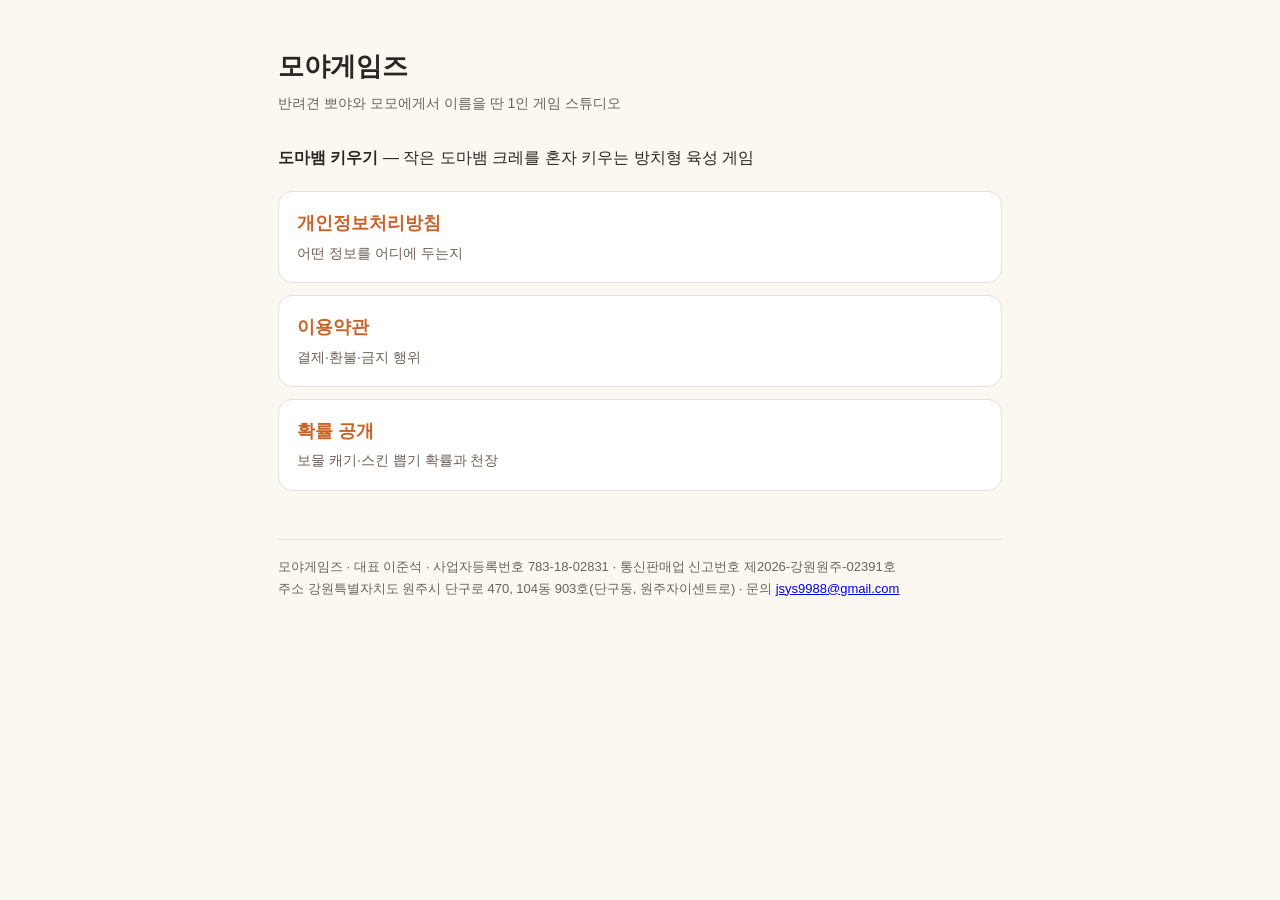
<file: index.html>
<!doctype html><html lang="ko"><head><meta charset="utf-8"><meta name="google-site-verification" content="Da1EJWuXLWIjRR1wBcCzRaeaA8RQcVc21yIk1gLDfbk" /><meta name="viewport" content="width=device-width,initial-scale=1"><title>모야게임즈</title><link rel="stylesheet" href="style.css"></head><body><div class="wrap">
<h1>모야게임즈</h1><div class="meta">반려견 뽀야와 모모에게서 이름을 딴 1인 게임 스튜디오</div>
<p><b>도마뱀 키우기</b> — 작은 도마뱀 크레를 혼자 키우는 방치형 육성 게임</p>
<div class="cards">
<a href="privacy.html"><b>개인정보처리방침</b><span>어떤 정보를 어디에 두는지</span></a>
<a href="terms.html"><b>이용약관</b><span>결제·환불·금지 행위</span></a>
<a href="odds.html"><b>확률 공개</b><span>보물 캐기·스킨 뽑기 확률과 천장</span></a>
</div>
<footer>모야게임즈 · 대표 이준석 · 사업자등록번호 783-18-02831 · 통신판매업 신고번호 <span data-fill="mail-order">제2026-강원원주-02391호</span><br>주소 강원특별자치도 원주시 단구로 470, 104동 903호(단구동, 원주자이센트로) · 문의 <span data-fill="email"><a href="mailto:jsys9988@gmail.com">jsys9988@gmail.com</a></span></footer>
</div></body></html>
</file>
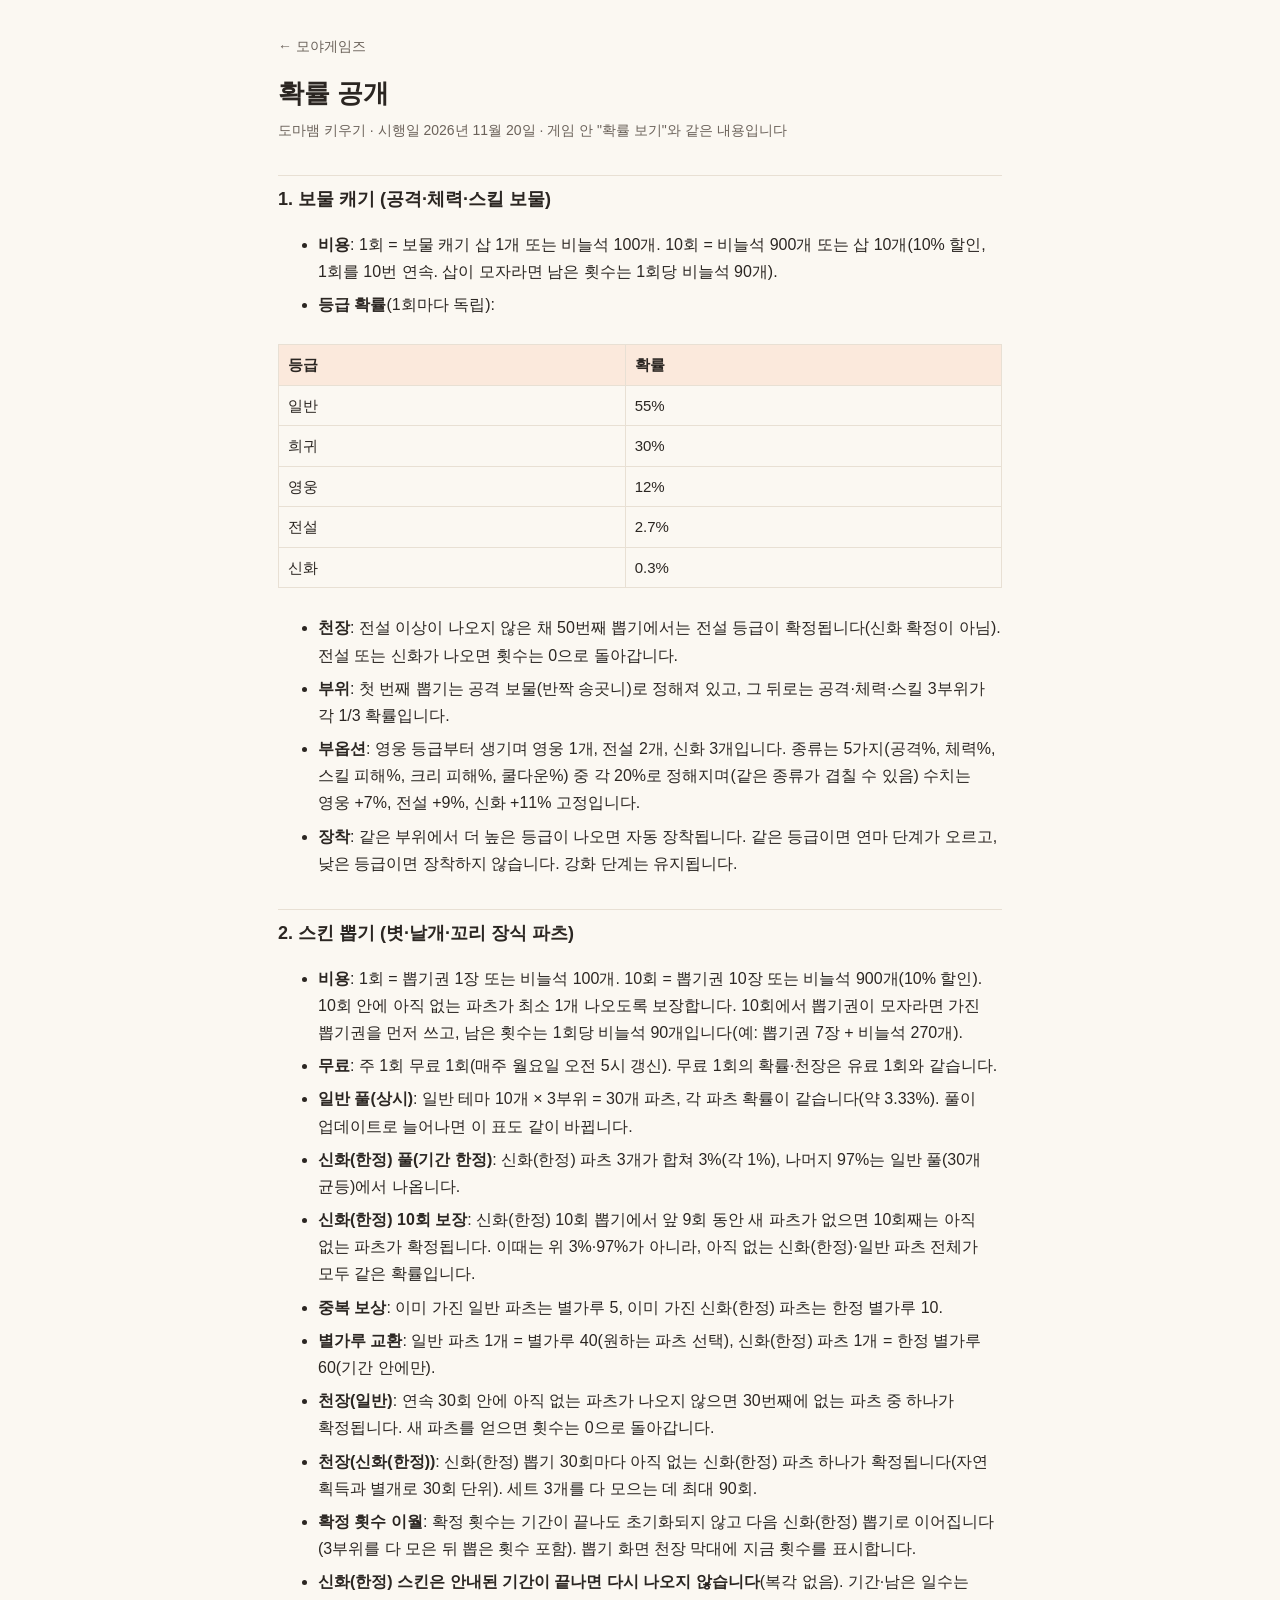
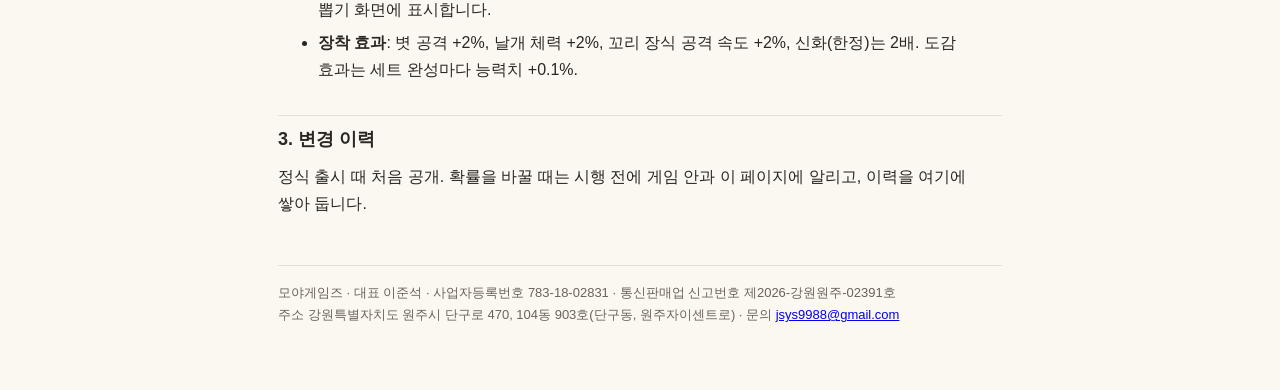
<file: odds.html>
<!doctype html><html lang="ko"><head><meta charset="utf-8"><meta name="viewport" content="width=device-width,initial-scale=1"><title>확률 공개 · 모야게임즈</title><link rel="stylesheet" href="style.css"></head><body><div class="wrap">
<header><a href="index.html">← 모야게임즈</a></header>
<h1>확률 공개</h1><div class="meta">도마뱀 키우기 · 시행일 <span data-fill="date">2026년 11월 20일</span> · 게임 안 "확률 보기"와 같은 내용입니다</div>

<h2>1. 보물 캐기 (공격·체력·스킬 보물)</h2>
<ul>
<li><b>비용</b>: 1회 = 보물 캐기 삽 1개 또는 비늘석 100개. 10회 = 비늘석 900개 또는 삽 10개(10% 할인, 1회를 10번 연속. 삽이 모자라면 남은 횟수는 1회당 비늘석 90개).</li>
<li><b>등급 확률</b>(1회마다 독립):</li>
</ul>
<div class="tw"><table>
<tr><th>등급</th><th>확률</th></tr>
<tr><td>일반</td><td>55%</td></tr>
<tr><td>희귀</td><td>30%</td></tr>
<tr><td>영웅</td><td>12%</td></tr>
<tr><td>전설</td><td>2.7%</td></tr>
<tr><td>신화</td><td>0.3%</td></tr>
</table></div>
<ul>
<li><b>천장</b>: 전설 이상이 나오지 않은 채 50번째 뽑기에서는 전설 등급이 확정됩니다(신화 확정이 아님). 전설 또는 신화가 나오면 횟수는 0으로 돌아갑니다.</li>
<li><b>부위</b>: 첫 번째 뽑기는 공격 보물(반짝 송곳니)로 정해져 있고, 그 뒤로는 공격·체력·스킬 3부위가 각 1/3 확률입니다.</li>
<li><b>부옵션</b>: 영웅 등급부터 생기며 영웅 1개, 전설 2개, 신화 3개입니다. 종류는 5가지(공격%, 체력%, 스킬 피해%, 크리 피해%, 쿨다운%) 중 각 20%로 정해지며(같은 종류가 겹칠 수 있음) 수치는 영웅 +7%, 전설 +9%, 신화 +11% 고정입니다.</li>
<li><b>장착</b>: 같은 부위에서 더 높은 등급이 나오면 자동 장착됩니다. 같은 등급이면 연마 단계가 오르고, 낮은 등급이면 장착하지 않습니다. 강화 단계는 유지됩니다.</li>
</ul>

<h2>2. 스킨 뽑기 (볏·날개·꼬리 장식 파츠)</h2>
<ul>
<li><b>비용</b>: 1회 = 뽑기권 1장 또는 비늘석 100개. 10회 = 뽑기권 10장 또는 비늘석 900개(10% 할인). 10회 안에 아직 없는 파츠가 최소 1개 나오도록 보장합니다. 10회에서 뽑기권이 모자라면 가진 뽑기권을 먼저 쓰고, 남은 횟수는 1회당 비늘석 90개입니다(예: 뽑기권 7장 + 비늘석 270개).</li>
<li><b>무료</b>: 주 1회 무료 1회(매주 월요일 오전 5시 갱신). 무료 1회의 확률·천장은 유료 1회와 같습니다.</li>
<li><b>일반 풀(상시)</b>: 일반 테마 10개 × 3부위 = 30개 파츠, 각 파츠 확률이 같습니다(약 3.33%). 풀이 업데이트로 늘어나면 이 표도 같이 바뀝니다.</li>
<li><b>신화(한정) 풀(기간 한정)</b>: 신화(한정) 파츠 3개가 합쳐 3%(각 1%), 나머지 97%는 일반 풀(30개 균등)에서 나옵니다.</li>
<li><b>신화(한정) 10회 보장</b>: 신화(한정) 10회 뽑기에서 앞 9회 동안 새 파츠가 없으면 10회째는 아직 없는 파츠가 확정됩니다. 이때는 위 3%·97%가 아니라, 아직 없는 신화(한정)·일반 파츠 전체가 모두 같은 확률입니다.</li>
<li><b>중복 보상</b>: 이미 가진 일반 파츠는 별가루 5, 이미 가진 신화(한정) 파츠는 한정 별가루 10.</li>
<li><b>별가루 교환</b>: 일반 파츠 1개 = 별가루 40(원하는 파츠 선택), 신화(한정) 파츠 1개 = 한정 별가루 60(기간 안에만).</li>
<li><b>천장(일반)</b>: 연속 30회 안에 아직 없는 파츠가 나오지 않으면 30번째에 없는 파츠 중 하나가 확정됩니다. 새 파츠를 얻으면 횟수는 0으로 돌아갑니다.</li>
<li><b>천장(신화(한정))</b>: 신화(한정) 뽑기 30회마다 아직 없는 신화(한정) 파츠 하나가 확정됩니다(자연 획득과 별개로 30회 단위). 세트 3개를 다 모으는 데 최대 90회.</li>
<li><b>확정 횟수 이월</b>: 확정 횟수는 기간이 끝나도 초기화되지 않고 다음 신화(한정) 뽑기로 이어집니다(3부위를 다 모은 뒤 뽑은 횟수 포함). 뽑기 화면 천장 막대에 지금 횟수를 표시합니다.</li>
<li><b>신화(한정) 스킨은 안내된 기간이 끝나면 다시 나오지 않습니다</b>(복각 없음). 기간·남은 일수는 뽑기 화면에 표시합니다.</li>
<li><b>장착 효과</b>: 볏 공격 +2%, 날개 체력 +2%, 꼬리 장식 공격 속도 +2%, 신화(한정)는 2배. 도감 효과는 세트 완성마다 능력치 +0.1%.</li>
</ul>

<h2>3. 변경 이력</h2>
<p>정식 출시 때 처음 공개. 확률을 바꿀 때는 시행 전에 게임 안과 이 페이지에 알리고, 이력을 여기에 쌓아 둡니다.</p>
<footer>모야게임즈 · 대표 이준석 · 사업자등록번호 783-18-02831 · 통신판매업 신고번호 <span data-fill="mail-order">제2026-강원원주-02391호</span><br>주소 강원특별자치도 원주시 단구로 470, 104동 903호(단구동, 원주자이센트로) · 문의 <span data-fill="email"><a href="mailto:jsys9988@gmail.com">jsys9988@gmail.com</a></span></footer>
</div></body></html>
</file>
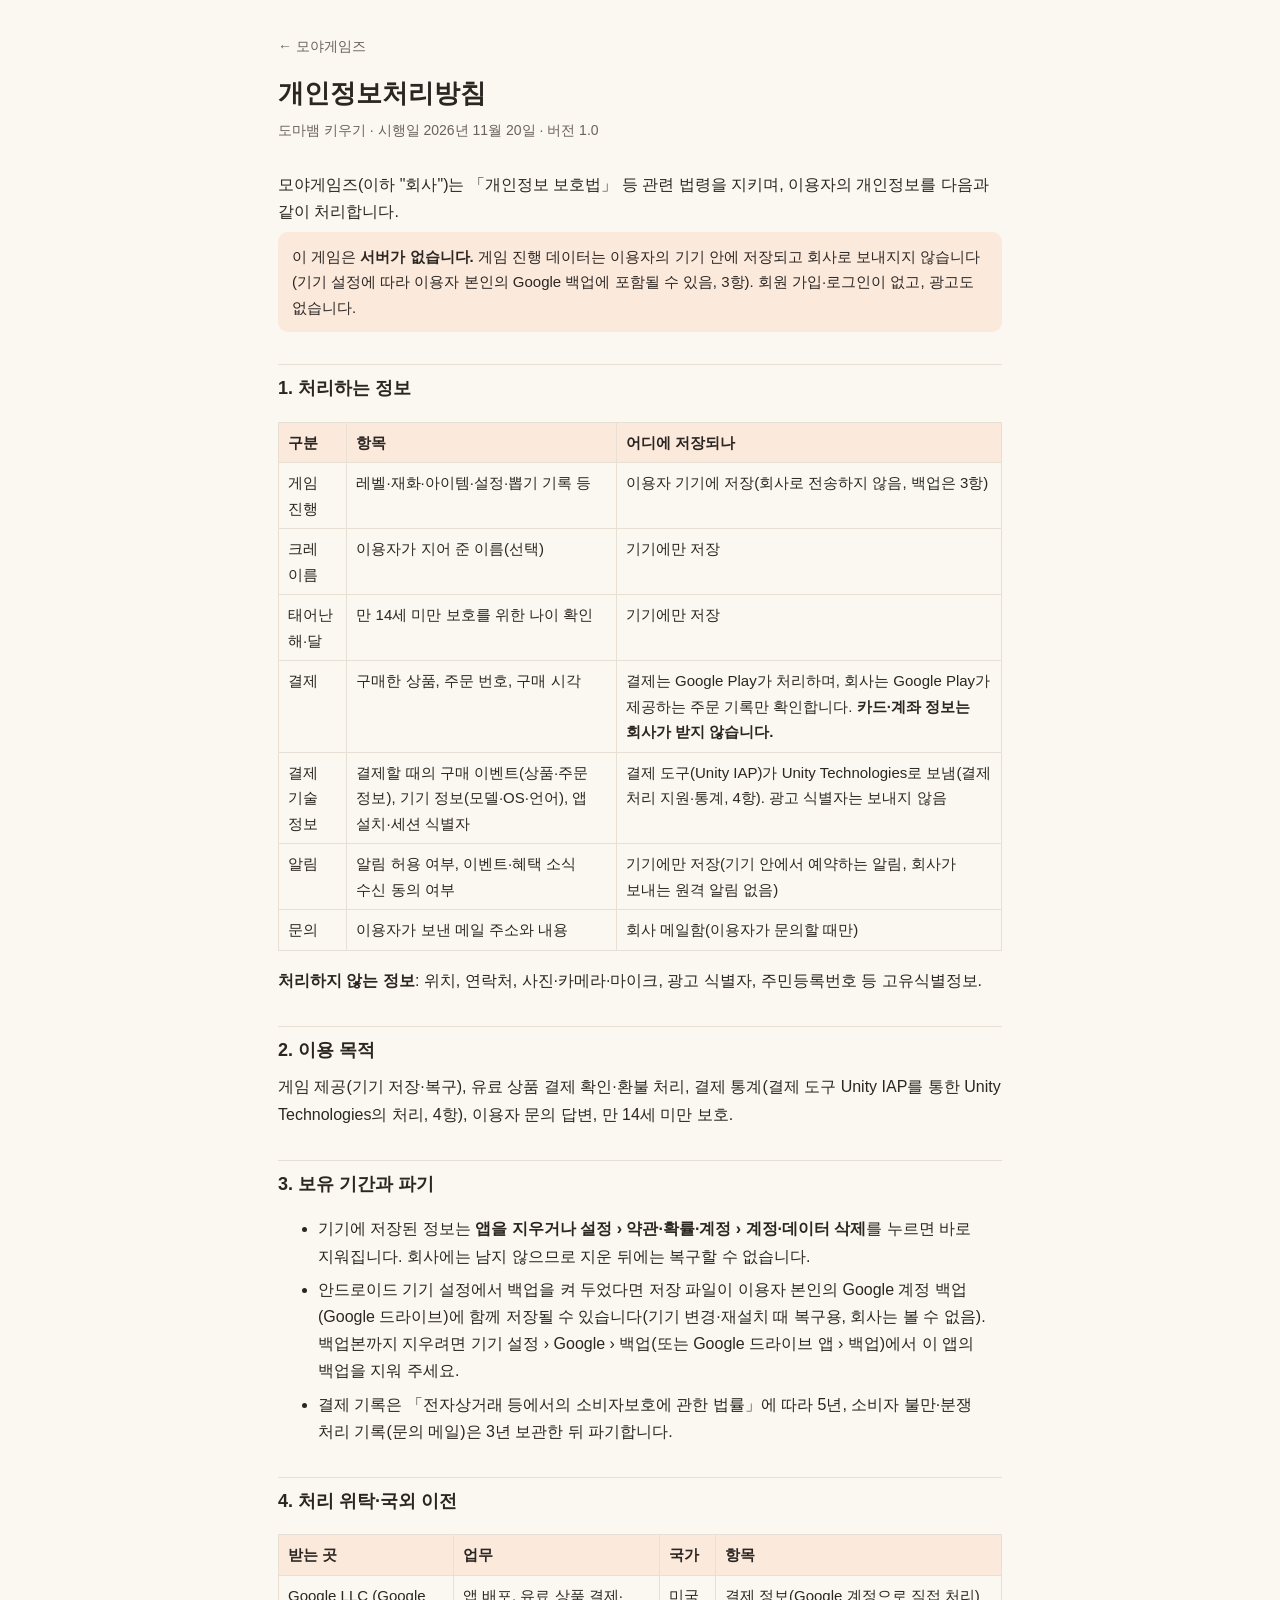
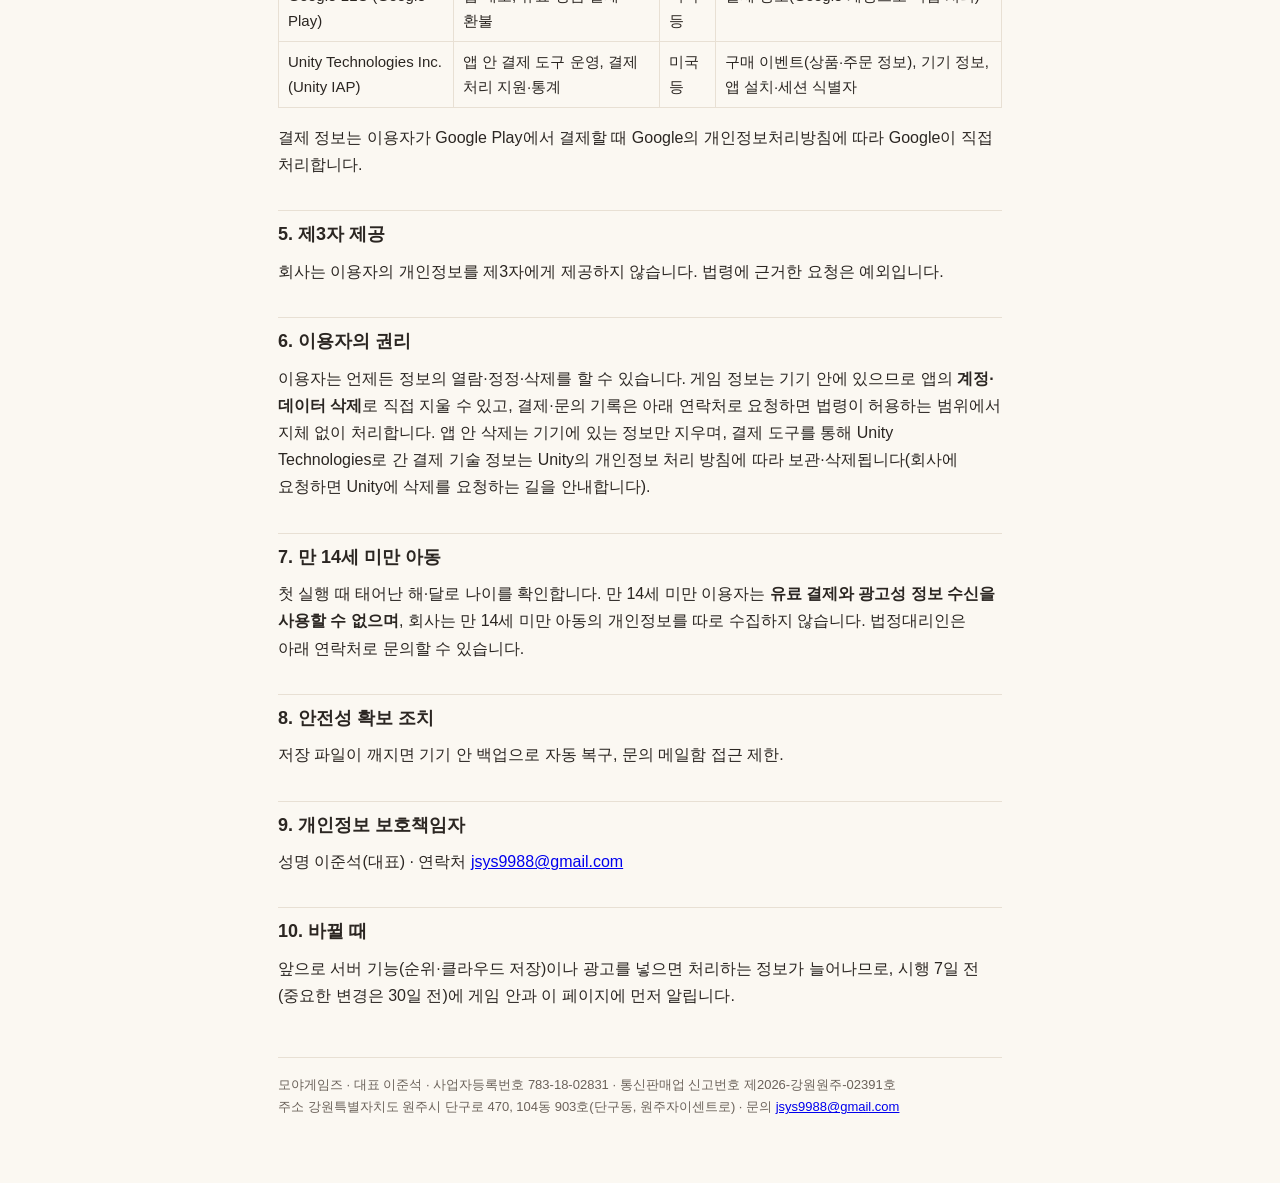
<file: privacy.html>
<!doctype html><html lang="ko"><head><meta charset="utf-8"><meta name="viewport" content="width=device-width,initial-scale=1"><title>개인정보처리방침 · 모야게임즈</title><link rel="stylesheet" href="style.css"></head><body><div class="wrap">
<header><a href="index.html">← 모야게임즈</a></header>
<h1>개인정보처리방침</h1><div class="meta">도마뱀 키우기 · 시행일 <span data-fill="date">2026년 11월 20일</span> · 버전 1.0</div>
<p>모야게임즈(이하 "회사")는 「개인정보 보호법」 등 관련 법령을 지키며, 이용자의 개인정보를 다음과 같이 처리합니다.</p>
<div class="note">이 게임은 <b>서버가 없습니다.</b> 게임 진행 데이터는 이용자의 기기 안에 저장되고 회사로 보내지지 않습니다(기기 설정에 따라 이용자 본인의 Google 백업에 포함될 수 있음, 3항). 회원 가입·로그인이 없고, 광고도 없습니다.</div>

<h2>1. 처리하는 정보</h2>
<div class="tw"><table>
<tr><th>구분</th><th>항목</th><th>어디에 저장되나</th></tr>
<tr><td>게임 진행</td><td>레벨·재화·아이템·설정·뽑기 기록 등</td><td>이용자 기기에 저장(회사로 전송하지 않음, 백업은 3항)</td></tr>
<tr><td>크레 이름</td><td>이용자가 지어 준 이름(선택)</td><td>기기에만 저장</td></tr>
<tr><td>태어난 해·달</td><td>만 14세 미만 보호를 위한 나이 확인</td><td>기기에만 저장</td></tr>
<tr><td>결제</td><td>구매한 상품, 주문 번호, 구매 시각</td><td>결제는 Google Play가 처리하며, 회사는 Google Play가 제공하는 주문 기록만 확인합니다. <b>카드·계좌 정보는 회사가 받지 않습니다.</b></td></tr>
<tr><td>결제 기술 정보</td><td>결제할 때의 구매 이벤트(상품·주문 정보), 기기 정보(모델·OS·언어), 앱 설치·세션 식별자</td><td>결제 도구(Unity IAP)가 Unity Technologies로 보냄(결제 처리 지원·통계, 4항). 광고 식별자는 보내지 않음</td></tr><tr><td>알림</td><td>알림 허용 여부, 이벤트·혜택 소식 수신 동의 여부</td><td>기기에만 저장(기기 안에서 예약하는 알림, 회사가 보내는 원격 알림 없음)</td></tr>
<tr><td>문의</td><td>이용자가 보낸 메일 주소와 내용</td><td>회사 메일함(이용자가 문의할 때만)</td></tr>
</table></div>
<p><b>처리하지 않는 정보</b>: 위치, 연락처, 사진·카메라·마이크, 광고 식별자, 주민등록번호 등 고유식별정보.</p>

<h2>2. 이용 목적</h2>
<p>게임 제공(기기 저장·복구), 유료 상품 결제 확인·환불 처리, 결제 통계(결제 도구 Unity IAP를 통한 Unity Technologies의 처리, 4항), 이용자 문의 답변, 만 14세 미만 보호.</p>

<h2>3. 보유 기간과 파기</h2>
<ul>
<li>기기에 저장된 정보는 <b>앱을 지우거나 설정 › 약관·확률·계정 › 계정·데이터 삭제</b>를 누르면 바로 지워집니다. 회사에는 남지 않으므로 지운 뒤에는 복구할 수 없습니다.</li><li>안드로이드 기기 설정에서 백업을 켜 두었다면 저장 파일이 이용자 본인의 Google 계정 백업(Google 드라이브)에 함께 저장될 수 있습니다(기기 변경·재설치 때 복구용, 회사는 볼 수 없음). 백업본까지 지우려면 기기 설정 › Google › 백업(또는 Google 드라이브 앱 › 백업)에서 이 앱의 백업을 지워 주세요.</li>
<li>결제 기록은 「전자상거래 등에서의 소비자보호에 관한 법률」에 따라 5년, 소비자 불만·분쟁 처리 기록(문의 메일)은 3년 보관한 뒤 파기합니다.</li>
</ul>

<h2>4. 처리 위탁·국외 이전</h2>
<div class="tw"><table>
<tr><th>받는 곳</th><th>업무</th><th>국가</th><th>항목</th></tr>
<tr><td>Google LLC (Google Play)</td><td>앱 배포, 유료 상품 결제·환불</td><td>미국 등</td><td>결제 정보(Google 계정으로 직접 처리)</td></tr><tr><td>Unity Technologies Inc. (Unity IAP)</td><td>앱 안 결제 도구 운영, 결제 처리 지원·통계</td><td>미국 등</td><td>구매 이벤트(상품·주문 정보), 기기 정보, 앱 설치·세션 식별자</td></tr>
</table></div>
<p>결제 정보는 이용자가 Google Play에서 결제할 때 Google의 개인정보처리방침에 따라 Google이 직접 처리합니다.</p>

<h2>5. 제3자 제공</h2>
<p>회사는 이용자의 개인정보를 제3자에게 제공하지 않습니다. 법령에 근거한 요청은 예외입니다.</p>

<h2>6. 이용자의 권리</h2>
<p>이용자는 언제든 정보의 열람·정정·삭제를 할 수 있습니다. 게임 정보는 기기 안에 있으므로 앱의 <b>계정·데이터 삭제</b>로 직접 지울 수 있고, 결제·문의 기록은 아래 연락처로 요청하면 법령이 허용하는 범위에서 지체 없이 처리합니다. 앱 안 삭제는 기기에 있는 정보만 지우며, 결제 도구를 통해 Unity Technologies로 간 결제 기술 정보는 Unity의 개인정보 처리 방침에 따라 보관·삭제됩니다(회사에 요청하면 Unity에 삭제를 요청하는 길을 안내합니다).</p>

<h2>7. 만 14세 미만 아동</h2>
<p>첫 실행 때 태어난 해·달로 나이를 확인합니다. 만 14세 미만 이용자는 <b>유료 결제와 광고성 정보 수신을 사용할 수 없으며</b>, 회사는 만 14세 미만 아동의 개인정보를 따로 수집하지 않습니다. 법정대리인은 아래 연락처로 문의할 수 있습니다.</p>

<h2>8. 안전성 확보 조치</h2>
<p>저장 파일이 깨지면 기기 안 백업으로 자동 복구, 문의 메일함 접근 제한.</p>

<h2>9. 개인정보 보호책임자</h2>
<p>성명 이준석(대표) · 연락처 <span data-fill="email"><a href="mailto:jsys9988@gmail.com">jsys9988@gmail.com</a></span></p>

<h2>10. 바뀔 때</h2>
<p>앞으로 서버 기능(순위·클라우드 저장)이나 광고를 넣으면 처리하는 정보가 늘어나므로, 시행 7일 전(중요한 변경은 30일 전)에 게임 안과 이 페이지에 먼저 알립니다.</p>
<footer>모야게임즈 · 대표 이준석 · 사업자등록번호 783-18-02831 · 통신판매업 신고번호 <span data-fill="mail-order">제2026-강원원주-02391호</span><br>주소 강원특별자치도 원주시 단구로 470, 104동 903호(단구동, 원주자이센트로) · 문의 <span data-fill="email"><a href="mailto:jsys9988@gmail.com">jsys9988@gmail.com</a></span></footer>
</div></body></html>
</file>
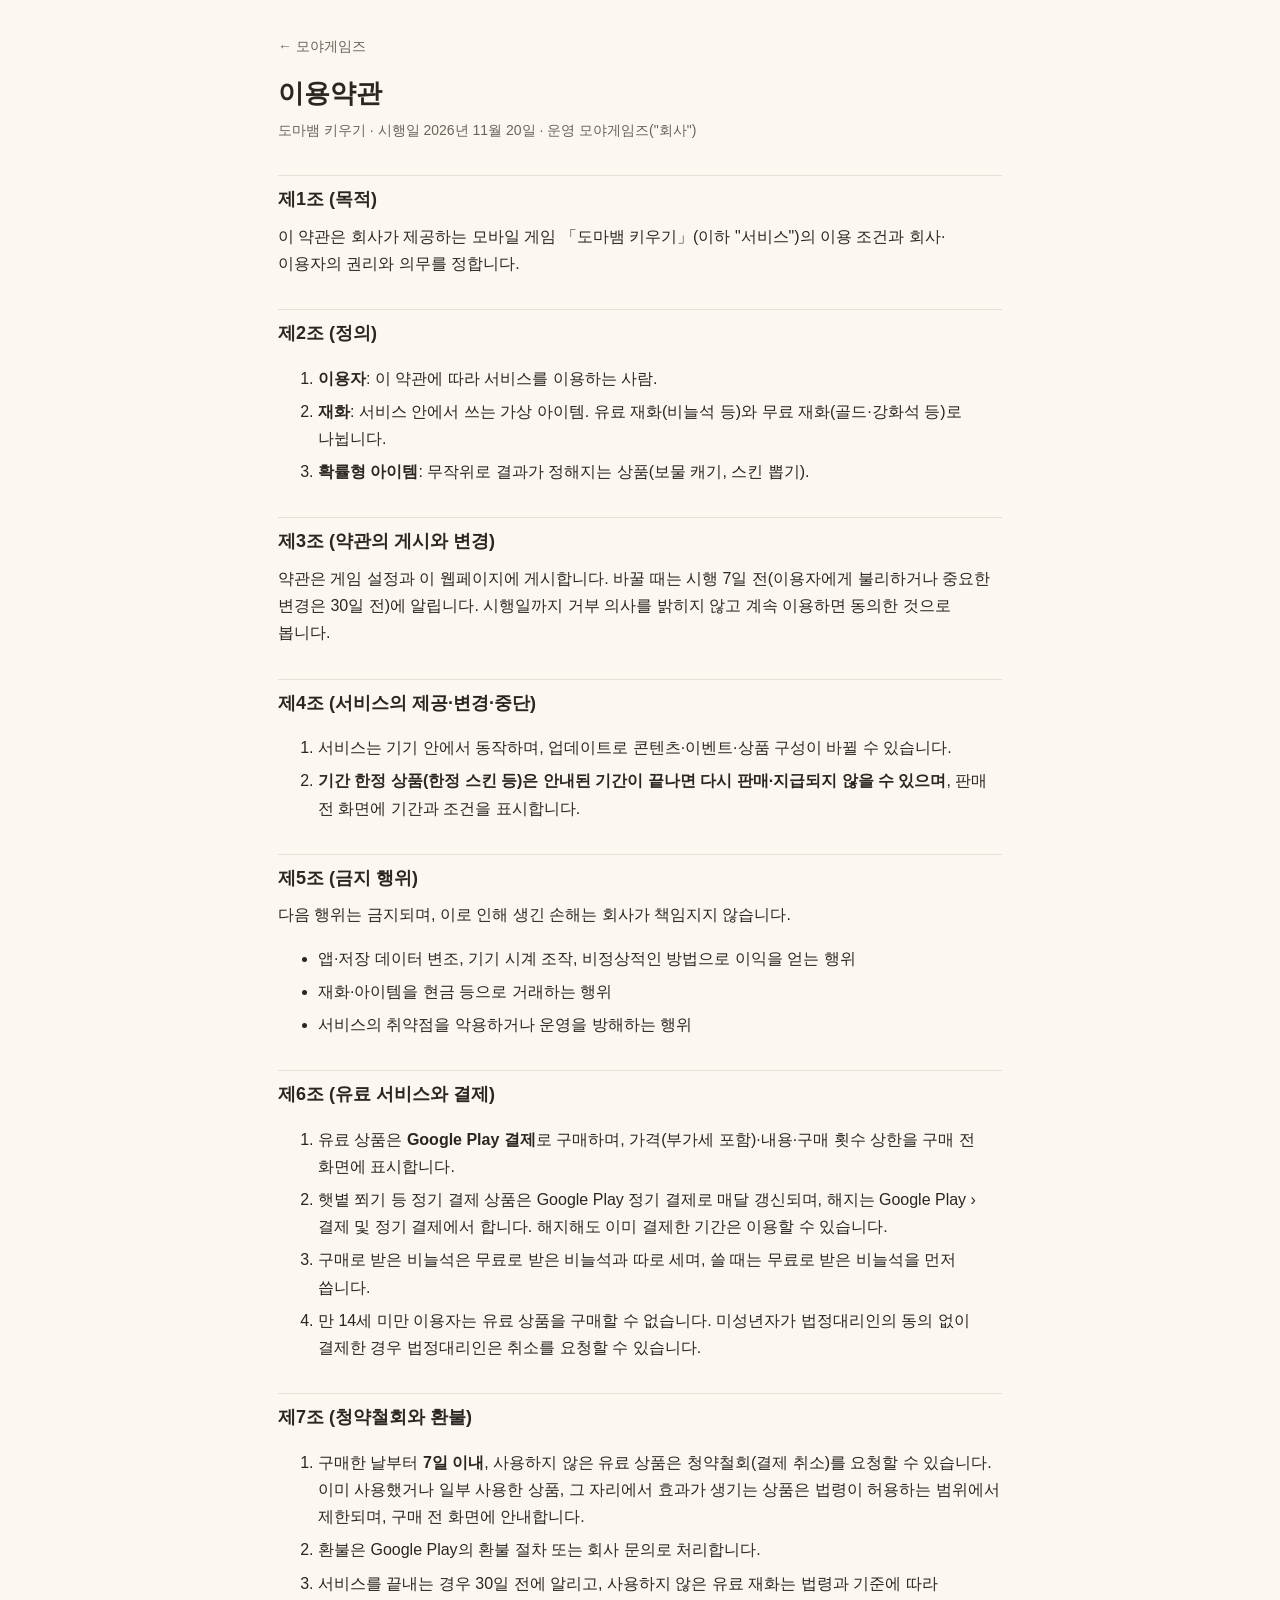
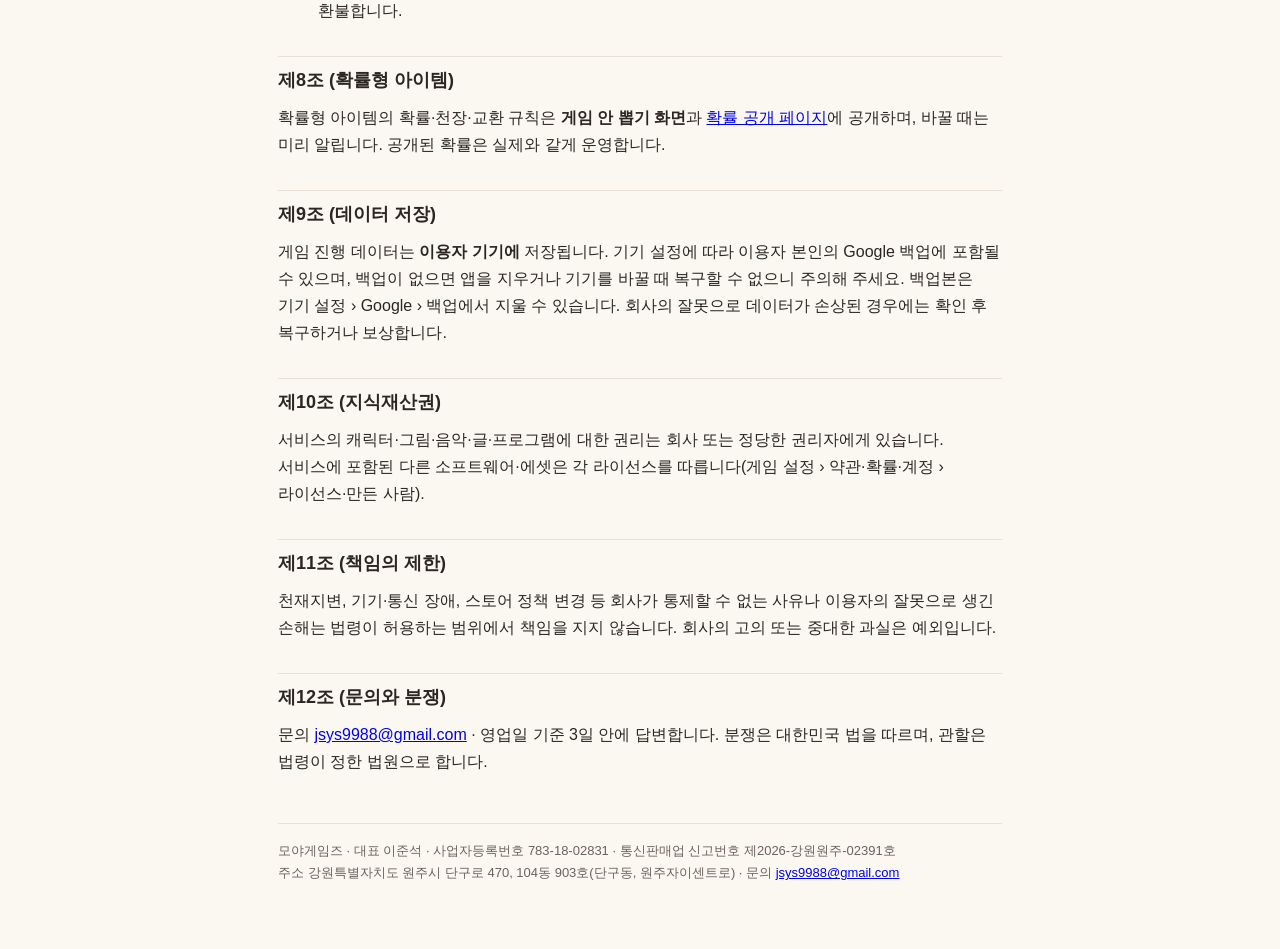
<file: terms.html>
<!doctype html><html lang="ko"><head><meta charset="utf-8"><meta name="viewport" content="width=device-width,initial-scale=1"><title>이용약관 · 모야게임즈</title><link rel="stylesheet" href="style.css"></head><body><div class="wrap">
<header><a href="index.html">← 모야게임즈</a></header>
<h1>이용약관</h1><div class="meta">도마뱀 키우기 · 시행일 <span data-fill="date">2026년 11월 20일</span> · 운영 모야게임즈("회사")</div>

<h2>제1조 (목적)</h2>
<p>이 약관은 회사가 제공하는 모바일 게임 「도마뱀 키우기」(이하 "서비스")의 이용 조건과 회사·이용자의 권리와 의무를 정합니다.</p>

<h2>제2조 (정의)</h2>
<ol>
<li><b>이용자</b>: 이 약관에 따라 서비스를 이용하는 사람.</li>
<li><b>재화</b>: 서비스 안에서 쓰는 가상 아이템. 유료 재화(비늘석 등)와 무료 재화(골드·강화석 등)로 나뉩니다.</li>
<li><b>확률형 아이템</b>: 무작위로 결과가 정해지는 상품(보물 캐기, 스킨 뽑기).</li>
</ol>

<h2>제3조 (약관의 게시와 변경)</h2>
<p>약관은 게임 설정과 이 웹페이지에 게시합니다. 바꿀 때는 시행 7일 전(이용자에게 불리하거나 중요한 변경은 30일 전)에 알립니다. 시행일까지 거부 의사를 밝히지 않고 계속 이용하면 동의한 것으로 봅니다.</p>

<h2>제4조 (서비스의 제공·변경·중단)</h2>
<ol>
<li>서비스는 기기 안에서 동작하며, 업데이트로 콘텐츠·이벤트·상품 구성이 바뀔 수 있습니다.</li>
<li><b>기간 한정 상품(한정 스킨 등)은 안내된 기간이 끝나면 다시 판매·지급되지 않을 수 있으며</b>, 판매 전 화면에 기간과 조건을 표시합니다.</li>
</ol>

<h2>제5조 (금지 행위)</h2>
<p>다음 행위는 금지되며, 이로 인해 생긴 손해는 회사가 책임지지 않습니다.</p>
<ul>
<li>앱·저장 데이터 변조, 기기 시계 조작, 비정상적인 방법으로 이익을 얻는 행위</li>
<li>재화·아이템을 현금 등으로 거래하는 행위</li>
<li>서비스의 취약점을 악용하거나 운영을 방해하는 행위</li>
</ul>

<h2>제6조 (유료 서비스와 결제)</h2>
<ol>
<li>유료 상품은 <b>Google Play 결제</b>로 구매하며, 가격(부가세 포함)·내용·구매 횟수 상한을 구매 전 화면에 표시합니다.</li>
<li>햇볕 쬐기 등 정기 결제 상품은 Google Play 정기 결제로 매달 갱신되며, 해지는 Google Play › 결제 및 정기 결제에서 합니다. 해지해도 이미 결제한 기간은 이용할 수 있습니다.</li>
<li>구매로 받은 비늘석은 무료로 받은 비늘석과 따로 세며, 쓸 때는 무료로 받은 비늘석을 먼저 씁니다.</li>
<li>만 14세 미만 이용자는 유료 상품을 구매할 수 없습니다. 미성년자가 법정대리인의 동의 없이 결제한 경우 법정대리인은 취소를 요청할 수 있습니다.</li>
</ol>

<h2>제7조 (청약철회와 환불)</h2>
<ol>
<li>구매한 날부터 <b>7일 이내</b>, 사용하지 않은 유료 상품은 청약철회(결제 취소)를 요청할 수 있습니다. 이미 사용했거나 일부 사용한 상품, 그 자리에서 효과가 생기는 상품은 법령이 허용하는 범위에서 제한되며, 구매 전 화면에 안내합니다.</li>
<li>환불은 Google Play의 환불 절차 또는 회사 문의로 처리합니다.</li>
<li>서비스를 끝내는 경우 30일 전에 알리고, 사용하지 않은 유료 재화는 법령과 기준에 따라 환불합니다.</li>
</ol>

<h2>제8조 (확률형 아이템)</h2>
<p>확률형 아이템의 확률·천장·교환 규칙은 <b>게임 안 뽑기 화면</b>과 <a href="odds.html">확률 공개 페이지</a>에 공개하며, 바꿀 때는 미리 알립니다. 공개된 확률은 실제와 같게 운영합니다.</p>

<h2>제9조 (데이터 저장)</h2>
<p>게임 진행 데이터는 <b>이용자 기기에</b> 저장됩니다. 기기 설정에 따라 이용자 본인의 Google 백업에 포함될 수 있으며, 백업이 없으면 앱을 지우거나 기기를 바꿀 때 복구할 수 없으니 주의해 주세요. 백업본은 기기 설정 › Google › 백업에서 지울 수 있습니다. 회사의 잘못으로 데이터가 손상된 경우에는 확인 후 복구하거나 보상합니다.</p>

<h2>제10조 (지식재산권)</h2>
<p>서비스의 캐릭터·그림·음악·글·프로그램에 대한 권리는 회사 또는 정당한 권리자에게 있습니다. 서비스에 포함된 다른 소프트웨어·에셋은 각 라이선스를 따릅니다(게임 설정 › 약관·확률·계정 › 라이선스·만든 사람).</p>

<h2>제11조 (책임의 제한)</h2>
<p>천재지변, 기기·통신 장애, 스토어 정책 변경 등 회사가 통제할 수 없는 사유나 이용자의 잘못으로 생긴 손해는 법령이 허용하는 범위에서 책임을 지지 않습니다. 회사의 고의 또는 중대한 과실은 예외입니다.</p>

<h2>제12조 (문의와 분쟁)</h2>
<p>문의 <span data-fill="email"><a href="mailto:jsys9988@gmail.com">jsys9988@gmail.com</a></span> · 영업일 기준 3일 안에 답변합니다. 분쟁은 대한민국 법을 따르며, 관할은 법령이 정한 법원으로 합니다.</p>
<footer>모야게임즈 · 대표 이준석 · 사업자등록번호 783-18-02831 · 통신판매업 신고번호 <span data-fill="mail-order">제2026-강원원주-02391호</span><br>주소 강원특별자치도 원주시 단구로 470, 104동 903호(단구동, 원주자이센트로) · 문의 <span data-fill="email"><a href="mailto:jsys9988@gmail.com">jsys9988@gmail.com</a></span></footer>
</div></body></html>
</file>
<file: style.css>
:root{--bg:#fbf8f2;--card:#fff;--ink:#2b2622;--sub:#6b625a;--line:#e8e0d4;--accent:#c8642a;--accent-soft:#fbe9dc}
@media (prefers-color-scheme:dark){:root{--bg:#1c1a18;--card:#262320;--ink:#efe9e1;--sub:#b3a99d;--line:#3a352f;--accent:#f0935a;--accent-soft:#3a2a20}}
*{box-sizing:border-box}
body{margin:0;background:var(--bg);color:var(--ink);font:16px/1.7 -apple-system,"Apple SD Gothic Neo","Malgun Gothic","Noto Sans KR",sans-serif;word-break:keep-all;overflow-wrap:anywhere}
.wrap{max-width:760px;margin:0 auto;padding:32px 18px 64px}
header a{color:var(--sub);text-decoration:none;font-size:14px}
h1{font-size:26px;margin:12px 0 4px}
.meta{color:var(--sub);font-size:14px;margin-bottom:28px}
h2{font-size:18px;margin:32px 0 8px;padding-top:8px;border-top:1px solid var(--line)}
p,li{margin:6px 0}
table{width:100%;border-collapse:collapse;font-size:15px;margin:10px 0}
.tw{overflow-x:auto}
th,td{border:1px solid var(--line);padding:7px 9px;text-align:left;vertical-align:top}
th{background:var(--accent-soft)}
.note{background:var(--accent-soft);border-radius:10px;padding:12px 14px;font-size:15px}
.cards{display:grid;gap:12px;margin-top:20px}
.cards a{display:block;background:var(--card);border:1px solid var(--line);border-radius:14px;padding:16px 18px;color:var(--ink);text-decoration:none}
.cards a b{display:block;font-size:18px;color:var(--accent)}
.cards a span{color:var(--sub);font-size:14px}
footer{margin-top:48px;padding-top:16px;border-top:1px solid var(--line);color:var(--sub);font-size:13px}
</file>
